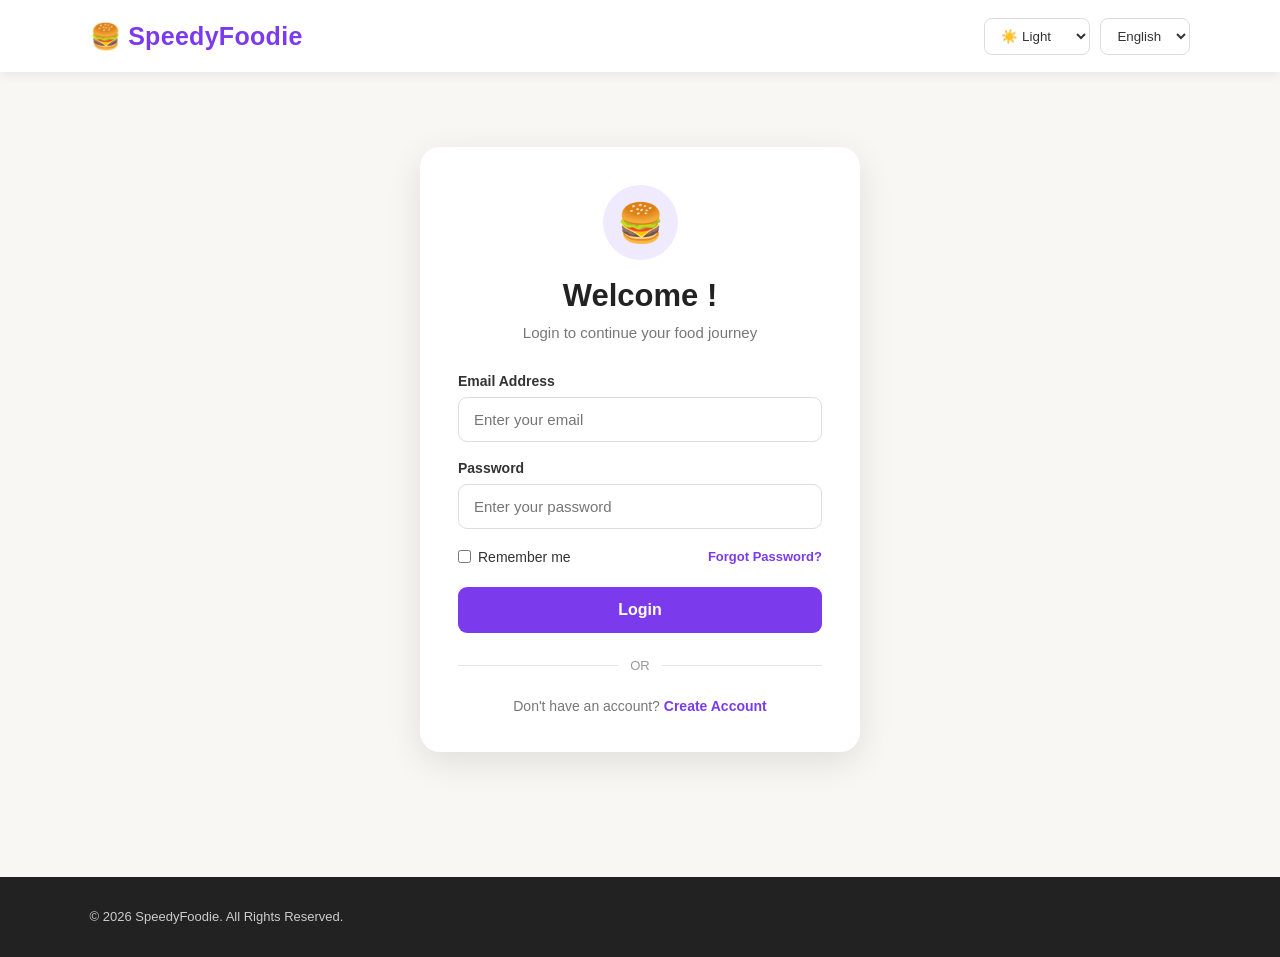
<file: cart.html>
<!DOCTYPE html>
<html lang="en">

<head>

    <meta charset="UTF-8">

    <meta name="viewport"
          content="width=device-width, initial-scale=1.0">

    <title>SpeedyFoodie - Cart</title>

    <link rel="stylesheet" href="style.css">

</head>

<body>

    <!-- =========================
         NAVIGATION BAR
    ========================== -->

    <nav class="navbar">

        <div class="logo">
            🍔 SpeedyFoodie
        </div>

        <div class="nav-links">

            <a href="index.html">
                Home
            </a>

            <a href="restaurants.html">
                Restaurants
            </a>

            <a href="cart.html">
                Cart 🛒
            </a>

            <a href="login.html">
                Login
            </a>

        </div>

    </nav>


    <!-- =========================
         CART HEADER
    ========================== -->

    <section class="cart-header">

        <p class="section-title">
            YOUR CART
        </p>

        <h1>
            Your Favourite Food
        </h1>

        <p>
            Review your items before placing your order.
        </p>

    </section>


    <!-- =========================
         CART SECTION
    ========================== -->

    <section class="cart-section">


        <!-- CART ITEMS -->

        <div class="cart-items">

            <h2>
                Your Items
            </h2>

            <div id="cartItems">

                <!-- Cart items will appear here using JavaScript -->

            </div>

        </div>


        <!-- ORDER SUMMARY -->

        <div class="order-summary">

            <h2>
                Order Summary
            </h2>

            <div class="summary-row">

                <span>
                    Subtotal
                </span>

                <span id="subtotal">
                    ₹0
                </span>

            </div>

            <div class="summary-row">

                <span>
                    Delivery Fee
                </span>

                <span id="deliveryFee">
                    ₹40
                </span>

            </div>

            <div class="summary-line"></div>

            <div class="summary-row total">

                <span>
                    Total
                </span>

                <span id="total">
                    ₹40
                </span>

            </div>

            <a href="checkout.html"
               class="checkout-button">
                Proceed to Checkout →
            </a>

            <a href="menu.html"
               class="continue-shopping">
                ← Continue Shopping
            </a>

        </div>

    </section>


    <!-- =========================
         FOOTER
    ========================== -->

    <footer>

        <div>

            <h3>
                🍔 SpeedyFoodie
            </h3>

            <p>
                Your favourite food, delivered to your doorstep.
            </p>

        </div>

        <p>
            © 2026 SpeedyFoodie. All Rights Reserved.
        </p>

    </footer>


    <script src="script.js"></script>

</body>

</html>
</file>
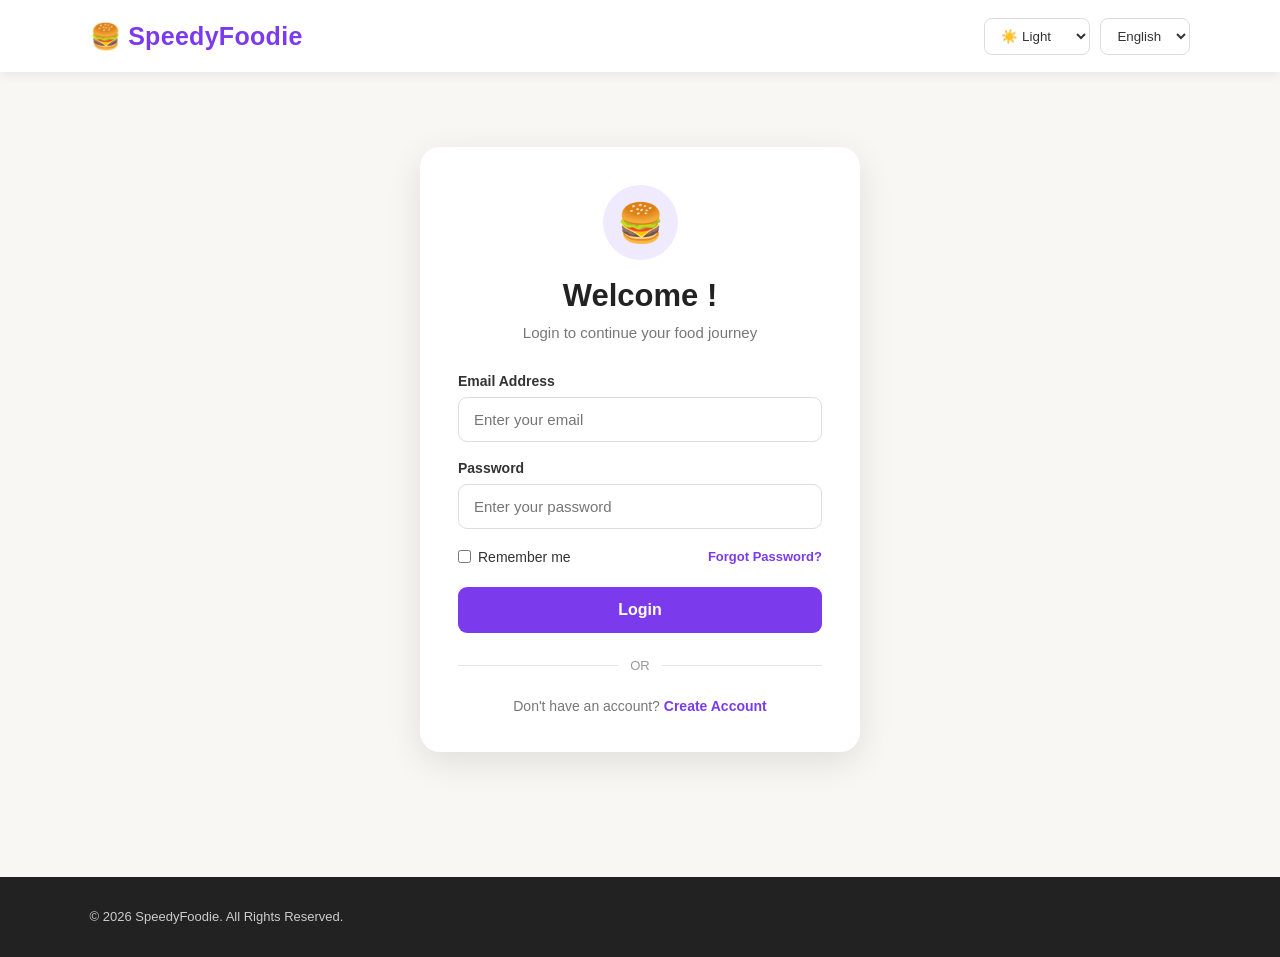
<file: checkout.html>
<!DOCTYPE html>
<html lang="en">

<head>
    <meta charset="UTF-8">
    <meta name="viewport" content="width=device-width, initial-scale=1.0">
    <title>SpeedyFoodie - Checkout</title>
    <link rel="stylesheet" href="style.css">
</head>

<body>

    <header class="navbar">
        <div class="logo">SpeedyFoodie</div>

        <nav>
            <a href="index.html">Home</a>
            <a href="restaurants.html">Restaurants</a>
            <a href="cart.html">Cart</a>
            <a href="checkout.html" class="active">Checkout</a>
            <a href="#" id="logoutBtn">Logout</a>
        </nav>
    </header>

    <main class="checkout-container">

        <h1>Checkout</h1>

        <div class="checkout-content">

            <section class="checkout-form">

                <h2>Delivery Details</h2>

                <form id="checkoutForm">

                    <div class="form-group">
                        <label for="fullName">Full Name</label>
                        <input
                            type="text"
                            id="fullName"
                            name="fullName"
                            placeholder="Enter your full name"
                            required
                        >
                    </div>

                    <div class="form-group">
                        <label for="phone">Phone Number</label>
                        <input
                            type="tel"
                            id="phone"
                            name="phone"
                            placeholder="Enter your phone number"
                            required
                        >
                    </div>

                    <div class="form-group">
                        <label for="address">Delivery Address</label>
                        <textarea
                            id="address"
                            name="address"
                            rows="4"
                            placeholder="Enter your complete delivery address"
                            required
                        ></textarea>
                    </div>

                    <div class="form-group">
                        <label for="city">City</label>
                        <input
                            type="text"
                            id="city"
                            name="city"
                            placeholder="Enter your city"
                            required
                        >
                    </div>

                    <div class="form-group">
                        <label for="pincode">Pincode</label>
                        <input
                            type="text"
                            id="pincode"
                            name="pincode"
                            placeholder="Enter pincode"
                            required
                        >
                    </div>

                    <h2>Delivery Schedule</h2>

                    <div class="form-group">
                        <label for="deliveryDate">Delivery Date</label>
                        <input
                            type="date"
                            id="deliveryDate"
                            name="deliveryDate"
                            required
                        >
                    </div>

                    <div class="form-group">
                        <label for="deliveryTime">Delivery Time</label>
                        <select id="deliveryTime" name="deliveryTime" required>
                            <option value="">Select delivery time</option>
                            <option value="10:00 AM - 11:00 AM">10:00 AM - 11:00 AM</option>
                            <option value="11:00 AM - 12:00 PM">11:00 AM - 12:00 PM</option>
                            <option value="12:00 PM - 1:00 PM">12:00 PM - 1:00 PM</option>
                            <option value="1:00 PM - 2:00 PM">1:00 PM - 2:00 PM</option>
                            <option value="2:00 PM - 3:00 PM">2:00 PM - 3:00 PM</option>
                            <option value="6:00 PM - 7:00 PM">6:00 PM - 7:00 PM</option>
                            <option value="7:00 PM - 8:00 PM">7:00 PM - 8:00 PM</option>
                            <option value="8:00 PM - 9:00 PM">8:00 PM - 9:00 PM</option>
                            <option value="9:00 PM - 10:00 PM">9:00 PM - 10:00 PM</option>
                        </select>
                    </div>

                    <h2>Payment Method</h2>

                    <div class="payment-options">

                        <label class="payment-option">
                            <input
                                type="radio"
                                name="paymentMethod"
                                value="Cash on Delivery"
                                required
                            >
                            <span>Cash on Delivery</span>
                        </label>

                        <label class="payment-option">
                            <input
                                type="radio"
                                name="paymentMethod"
                                value="UPI"
                            >
                            <span>UPI</span>
                        </label>

                        <label class="payment-option">
                            <input
                                type="radio"
                                name="paymentMethod"
                                value="Card"
                            >
                            <span>Credit / Debit Card</span>
                        </label>

                    </div>

                    <!-- QR CODE PAYMENT SECTION -->
                    <div
                        id="qrPaymentSection"
                        style="
                            display: none;
                            text-align: center;
                            margin-top: 20px;
                            padding: 20px;
                            border: 2px solid #ddd;
                            border-radius: 10px;
                            background: white;
                        "
                    >

                        <h3>Scan & Pay</h3>

                        <p id="qrPaymentText">
                            Scan the QR code using your UPI app to complete the payment.
                        </p>

                        <img
                            src="qr-code.jpeg"
                            alt="Payment QR Code"
                            style="
                                width: 220px;
                                height: 220px;
                                object-fit: contain;
                                display: block;
                                margin: 15px auto;
                            "
                        >

                        <p>
                            <strong>
                                After completing the payment, click "Payment Done".
                            </strong>
                        </p>

                        <button
                            type="button"
                            id="paymentDoneBtn"
                            style="
                                padding: 10px 20px;
                                border: none;
                                border-radius: 6px;
                                cursor: pointer;
                            "
                        >
                            Payment Done
                        </button>

                    </div>

                    <button type="submit" class="place-order-btn">
                        Place Order
                    </button>

                </form>

            </section>

            <section class="order-summary">

                <h2>Order Summary</h2>

                <div id="checkoutItems">
                    <!-- Cart items will be displayed here using JavaScript -->
                </div>

                <div class="summary-details">

                    <div class="summary-row">
                        <span>Subtotal</span>
                        <span id="checkoutSubtotal">₹0</span>
                    </div>

                    <div class="summary-row">
                        <span>Delivery Fee</span>
                        <span id="checkoutDelivery">₹40</span>
                    </div>

                    <div class="summary-row">
                        <span>Tax</span>
                        <span id="checkoutTax">₹0</span>
                    </div>

                    <div class="summary-row total-row">
                        <span>Total</span>
                        <span id="checkoutTotal">₹0</span>
                    </div>

                </div>

            </section>

        </div>

    </main>

    <footer>
        <p>&copy; 2026 SpeedyFoodie. All rights reserved.</p>
    </footer>

    <script src="script.js"></script>

    <!-- PAYMENT QR SCRIPT -->
    <script>
        document.addEventListener("DOMContentLoaded", function () {

            const paymentMethods = document.querySelectorAll(
                'input[name="paymentMethod"]'
            );

            const qrPaymentSection = document.getElementById(
                "qrPaymentSection"
            );

            const qrPaymentText = document.getElementById(
                "qrPaymentText"
            );

            const paymentDoneBtn = document.getElementById(
                "paymentDoneBtn"
            );

            paymentMethods.forEach(function (method) {

                method.addEventListener("change", function () {

                    if (this.value === "Cash on Delivery") {

                        qrPaymentSection.style.display = "none";

                    } else {

                        qrPaymentSection.style.display = "block";

                        if (this.value === "UPI") {

                            qrPaymentText.textContent =
                                "Scan the QR code using Google Pay, PhonePe, Paytm or any UPI app to complete the payment.";

                        } else if (this.value === "Card") {

                            qrPaymentText.textContent =
                                "Scan the QR code to continue with your online payment.";

                        }

                    }

                });

            });

            paymentDoneBtn.addEventListener("click", function () {

                alert("Payment completed successfully!");

            });

        });
    </script>

</body>
</html>
</file>
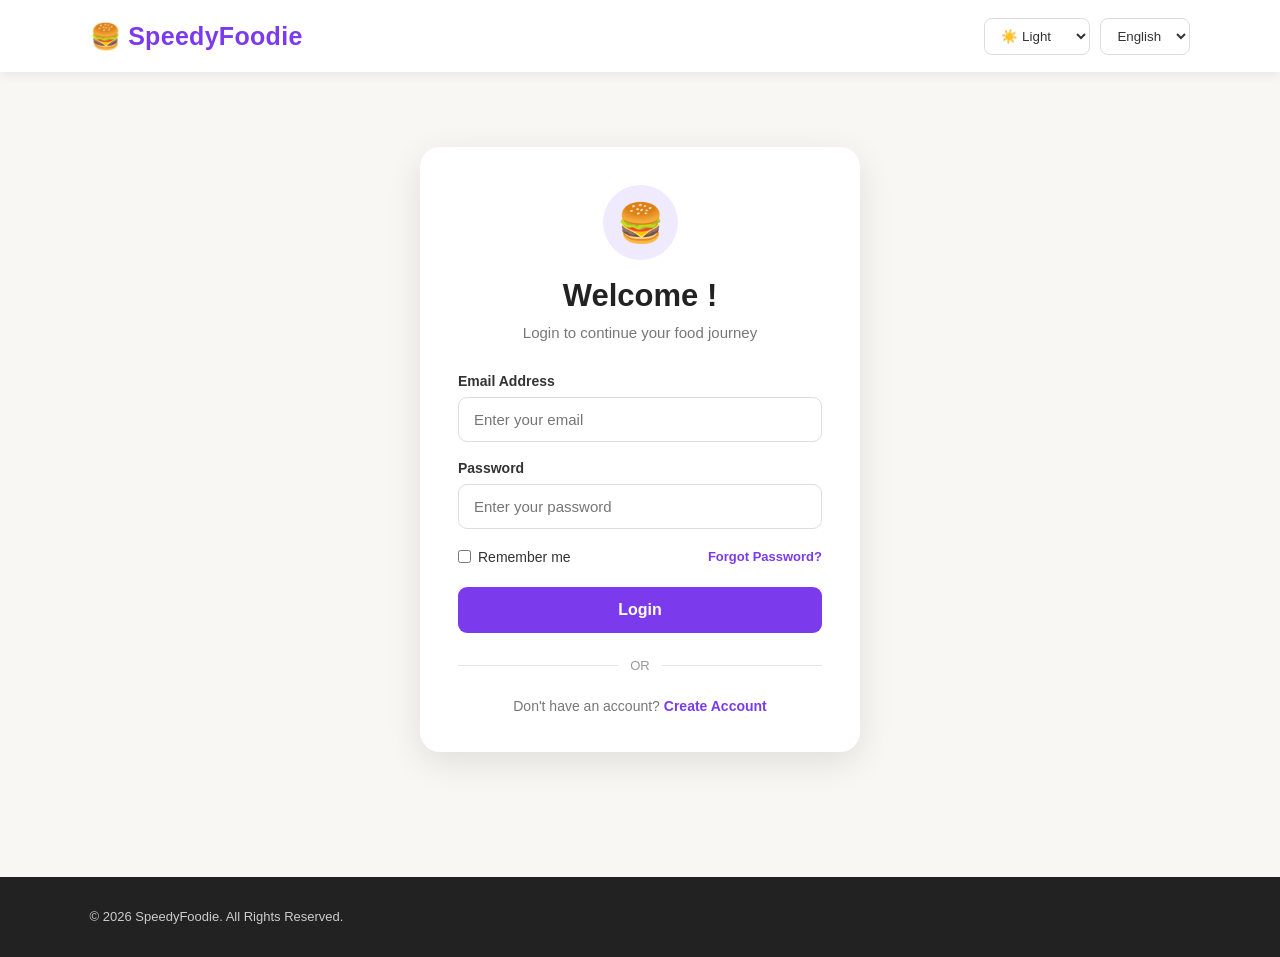
<file: login.html>
<!DOCTYPE html>
<html lang="en">

<head>
    <meta charset="UTF-8">
    <meta name="viewport" content="width=device-width, initial-scale=1.0">
    <title>SpeedyFoodie - Login</title>
    <link rel="stylesheet" href="style.css">
</head>

<body>

    <!-- Navigation Bar -->
    <nav class="navbar">
        <div class="logo">🍔 SpeedyFoodie</div>

        <div class="settings">
            <select id="themeSelector">
                <option value="light">☀️ Light</option>
                <option value="dark">🌙 Dark</option>
                <option value="purple">💜 Purple</option>
            </select>

            <select id="languageSelector">
                <option value="en">English</option>
                <option value="te">తెలుగు</option>
                <option value="hi">हिन्दी</option>
            </select>
        </div>
    </nav>

    <!-- Login Section -->
    <section class="login-section">

        <div class="login-card">

            <div class="login-icon">🍔</div>

            <h1 id="loginTitle">Welcome!</h1>

            <p class="subtitle" id="loginSubtitle">
                Login to continue your food journey
            </p>

            <form id="loginForm">

                <label for="email" id="loginEmailLabel">
                    Email Address
                </label>

                <input
                    type="email"
                    id="email"
                    placeholder="Enter your email"
                    required
                >

                <label for="password" id="loginPasswordLabel">
                    Password
                </label>

                <input
                    type="password"
                    id="password"
                    placeholder="Enter your password"
                    required
                >

                <div class="login-options">

                    <label class="remember">
                        <input type="checkbox">
                        <span id="rememberText">
                            Remember me
                        </span>
                    </label>

                    <a href="#" id="forgotText">
                        Forgot Password?
                    </a>

                </div>

                <button
                    type="submit"
                    class="login-button"
                    id="loginButton"
                >
                    Login
                </button>

            </form>

            <div class="divider">
                <span>OR</span>
            </div>

            <p class="register-text">

                <span id="newAccountText">
                    Don't have an account?
                </span>

                <a
                    href="register.html"
                    id="createAccountLink"
                >
                    Create Account
                </a>

            </p>

        </div>

    </section>

    <footer>
        <p>
            © 2026 SpeedyFoodie. All Rights Reserved.
        </p>
    </footer>

    <script src="script.js"></script>

</body>

</html>
</file>
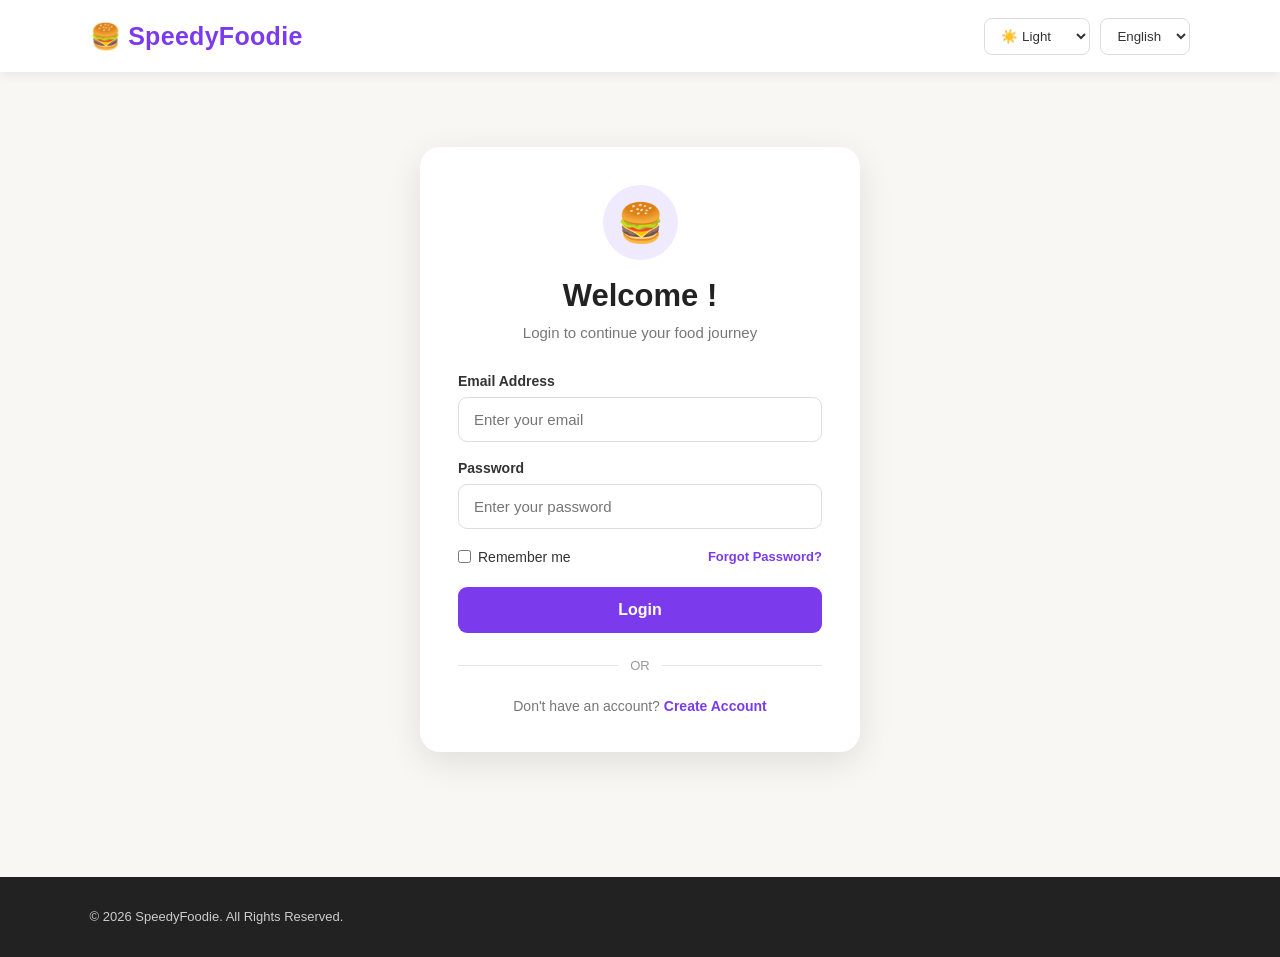
<file: menu.html>
<!DOCTYPE html>
<html lang="en">

<head>

    <meta charset="UTF-8">

    <meta name="viewport"
          content="width=device-width, initial-scale=1.0">

    <title>SpeedyFoodie - Menu</title>

    <link rel="stylesheet" href="style.css">

</head>

<body>

    <!-- =========================
         NAVIGATION BAR
    ========================== -->

    <nav class="navbar">

        <div class="logo">
            🍔 SpeedyFoodie
        </div>

        <div class="nav-links">

            <a href="index.html">
                Home
            </a>

            <a href="restaurants.html">
                Restaurants
            </a>

            <a href="cart.html">
                Cart 🛒
            </a>

            <a href="login.html">
                Login
            </a>

        </div>

    </nav>


    <!-- =========================
         MENU HEADER
    ========================== -->

    <section class="menu-header">

        <p class="section-title">
            OUR MENU
        </p>

        <h1>
            Delicious Food, Just For You
        </h1>

        <p>
            Choose your favourite dishes and add them to your cart.
        </p>

    </section>


    <!-- =========================
         MENU FILTER
    ========================== -->

    <section class="menu-filter">

        <button class="filter-button active"
                data-category="all">
            All
        </button>

        <button class="filter-button"
                data-category="pizza">
            🍕 Pizza
        </button>

        <button class="filter-button"
                data-category="burger">
            🍔 Burgers
        </button>

        <button class="filter-button"
                data-category="indian">
            🍛 Indian
        </button>

        <button class="filter-button"
                data-category="chinese">
            🍜 Chinese
        </button>

        <button class="filter-button"
                data-category="dessert">
            🍰 Desserts
        </button>

    </section>


    <!-- =========================
         MENU ITEMS
    ========================== -->

    <section class="menu-container">


        <!-- ================= ITEM 1 ================= -->

        <div class="menu-card"
             data-category="pizza">

            <div class="menu-image">
                🍕
            </div>

            <div class="menu-info">

                <h2>
                    Margherita Pizza
                </h2>

                <p>
                    Classic pizza with fresh tomatoes, mozzarella and basil.
                </p>

                <div class="menu-bottom">

                    <span class="price">
                        ₹249
                    </span>

                    <button class="add-cart-button"
                            onclick="addToCart('Margherita Pizza', 249)">
                        Add to Cart
                    </button>

                </div>

            </div>

        </div>


        <!-- ================= ITEM 2 ================= -->

        <div class="menu-card"
             data-category="burger">

            <div class="menu-image">
                🍔
            </div>

            <div class="menu-info">

                <h2>
                    Classic Chicken Burger
                </h2>

                <p>
                    Crispy chicken patty with lettuce, cheese and special sauce.
                </p>

                <div class="menu-bottom">

                    <span class="price">
                        ₹199
                    </span>

                    <button class="add-cart-button"
                            onclick="addToCart('Classic Chicken Burger', 199)">
                        Add to Cart
                    </button>

                </div>

            </div>

        </div>


        <!-- ================= ITEM 3 ================= -->

        <div class="menu-card"
             data-category="indian">

            <div class="menu-image">
                🍛
            </div>

            <div class="menu-info">

                <h2>
                    Chicken Biryani
                </h2>

                <p>
                    Aromatic basmati rice cooked with tender chicken and Indian spices.
                </p>

                <div class="menu-bottom">

                    <span class="price">
                        ₹299
                    </span>

                    <button class="add-cart-button"
                            onclick="addToCart('Chicken Biryani', 299)">
                        Add to Cart
                    </button>

                </div>

            </div>

        </div>


        <!-- ================= ITEM 4 ================= -->

        <div class="menu-card"
             data-category="chinese">

            <div class="menu-image">
                🍜
            </div>

            <div class="menu-info">

                <h2>
                    Veg Hakka Noodles
                </h2>

                <p>
                    Stir-fried noodles with fresh vegetables and delicious sauces.
                </p>

                <div class="menu-bottom">

                    <span class="price">
                        ₹179
                    </span>

                    <button class="add-cart-button"
                            onclick="addToCart('Veg Hakka Noodles', 179)">
                        Add to Cart
                    </button>

                </div>

            </div>

        </div>


        <!-- ================= ITEM 5 ================= -->

        <div class="menu-card"
             data-category="indian">

            <div class="menu-image">
                🍗
            </div>

            <div class="menu-info">

                <h2>
                    Grilled Chicken
                </h2>

                <p>
                    Juicy grilled chicken seasoned with herbs and special spices.
                </p>

                <div class="menu-bottom">

                    <span class="price">
                        ₹279
                    </span>

                    <button class="add-cart-button"
                            onclick="addToCart('Grilled Chicken', 279)">
                        Add to Cart
                    </button>

                </div>

            </div>

        </div>


        <!-- ================= ITEM 6 ================= -->

        <div class="menu-card"
             data-category="dessert">

            <div class="menu-image">
                🍰
            </div>

            <div class="menu-info">

                <h2>
                    Chocolate Cake
                </h2>

                <p>
                    Soft and creamy chocolate cake perfect for dessert lovers.
                </p>

                <div class="menu-bottom">

                    <span class="price">
                        ₹149
                    </span>

                    <button class="add-cart-button"
                            onclick="addToCart('Chocolate Cake', 149)">
                        Add to Cart
                    </button>

                </div>

            </div>

        </div>

    </section>


    <!-- =========================
         FOOTER
    ========================== -->

    <footer>

        <div>

            <h3>
                🍔 SpeedyFoodie
            </h3>

            <p>
                Your favourite food, delivered to your doorstep.
            </p>

        </div>

        <p>
            © 2026 SpeedyFoodie. All Rights Reserved.
        </p>

    </footer>


    <script src="script.js"></script>

</body>

</html>
</file>
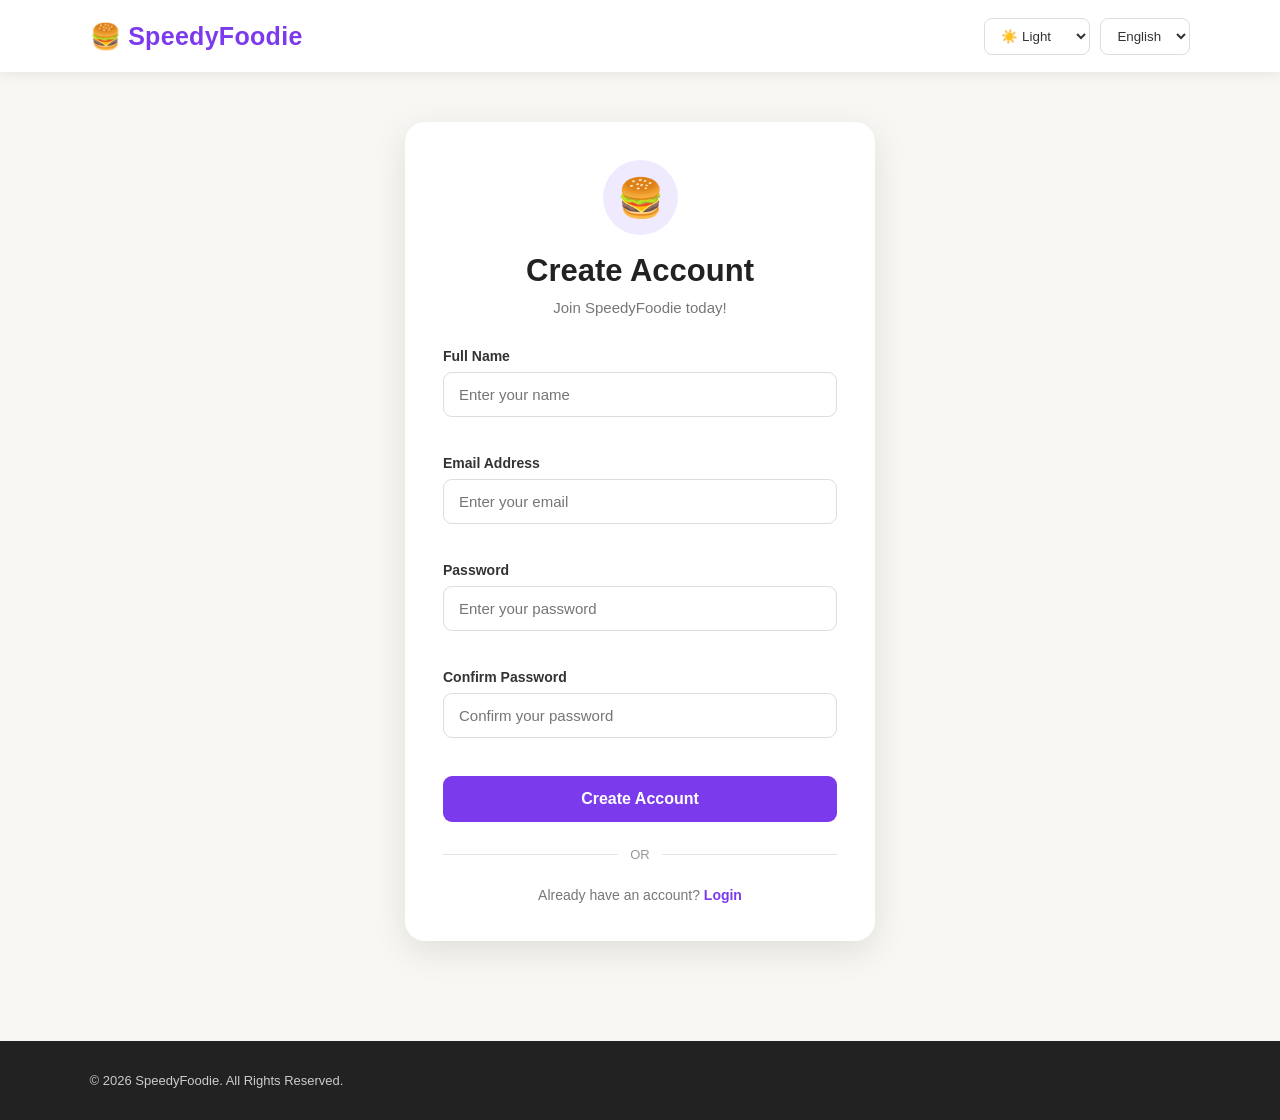
<file: register.html>
<!DOCTYPE html>
<html lang="en">

<head>

    <meta charset="UTF-8">

    <meta name="viewport" 
          content="width=device-width, initial-scale=1.0">

    <title>SpeedyFoodie - Create Account</title>

    <link rel="stylesheet" href="style.css">

</head>

<body>

    <!-- Navbar -->

    <nav class="navbar">

        <div class="logo">
            🍔 SpeedyFoodie
        </div>

        <div class="settings">

            <select id="themeSelector">

                <option value="light">
                    ☀️ Light
                </option>

                <option value="dark">
                    🌙 Dark
                </option>

                <option value="purple">
                    💜 Purple
                </option>

            </select>

            <select id="languageSelector">

                <option value="en">
                    English
                </option>

                <option value="te">
                    తెలుగు
                </option>

                <option value="hi">
                    हिन्दी
                </option>

            </select>

        </div>

    </nav>

    <!-- Register -->

    <section class="login-section">

        <div class="login-card register-card">

            <div class="login-icon">
                🍔
            </div>

            <h1 id="registerTitle">
                Create Account
            </h1>

            <p class="subtitle" id="registerSubtitle">
                Join SpeedyFoodie today!
            </p>

            <form id="registerForm">

                <div class="form-group">

                    <label for="name" id="nameLabel">
                        Full Name
                    </label>

                    <input
                        type="text"
                        id="name"
                        placeholder="Enter your name"
                        required
                    >

                </div>

                <div class="form-group">

                    <label for="registerEmail" id="emailLabel">
                        Email Address
                    </label>

                    <input
                        type="email"
                        id="registerEmail"
                        placeholder="Enter your email"
                        required
                    >

                </div>

                <div class="form-group">

                    <label for="registerPassword" id="passwordLabel">
                        Password
                    </label>

                    <input
                        type="password"
                        id="registerPassword"
                        placeholder="Create a password"
                        required
                    >

                </div>

                <div class="form-group">

                    <label for="confirmPassword" id="confirmLabel">
                        Confirm Password
                    </label>

                    <input
                        type="password"
                        id="confirmPassword"
                        placeholder="Confirm your password"
                        required
                    >

                </div>

                <button
                    type="submit"
                    class="login-button"
                    id="createButton"
                >
                    Create Account
                </button>

            </form>

            <div class="divider">

                <span>
                    OR
                </span>

            </div>

            <p class="register-text">

                <span id="alreadyText">
                    Already have an account?
                </span>

                <a href="login.html" id="loginLink">
                    Login
                </a>

            </p>

        </div>

    </section>

    <footer>

        <p>
            © 2026 SpeedyFoodie. All Rights Reserved.
        </p>

    </footer>

    <script src="script.js"></script>

</body>

</html>
</file>
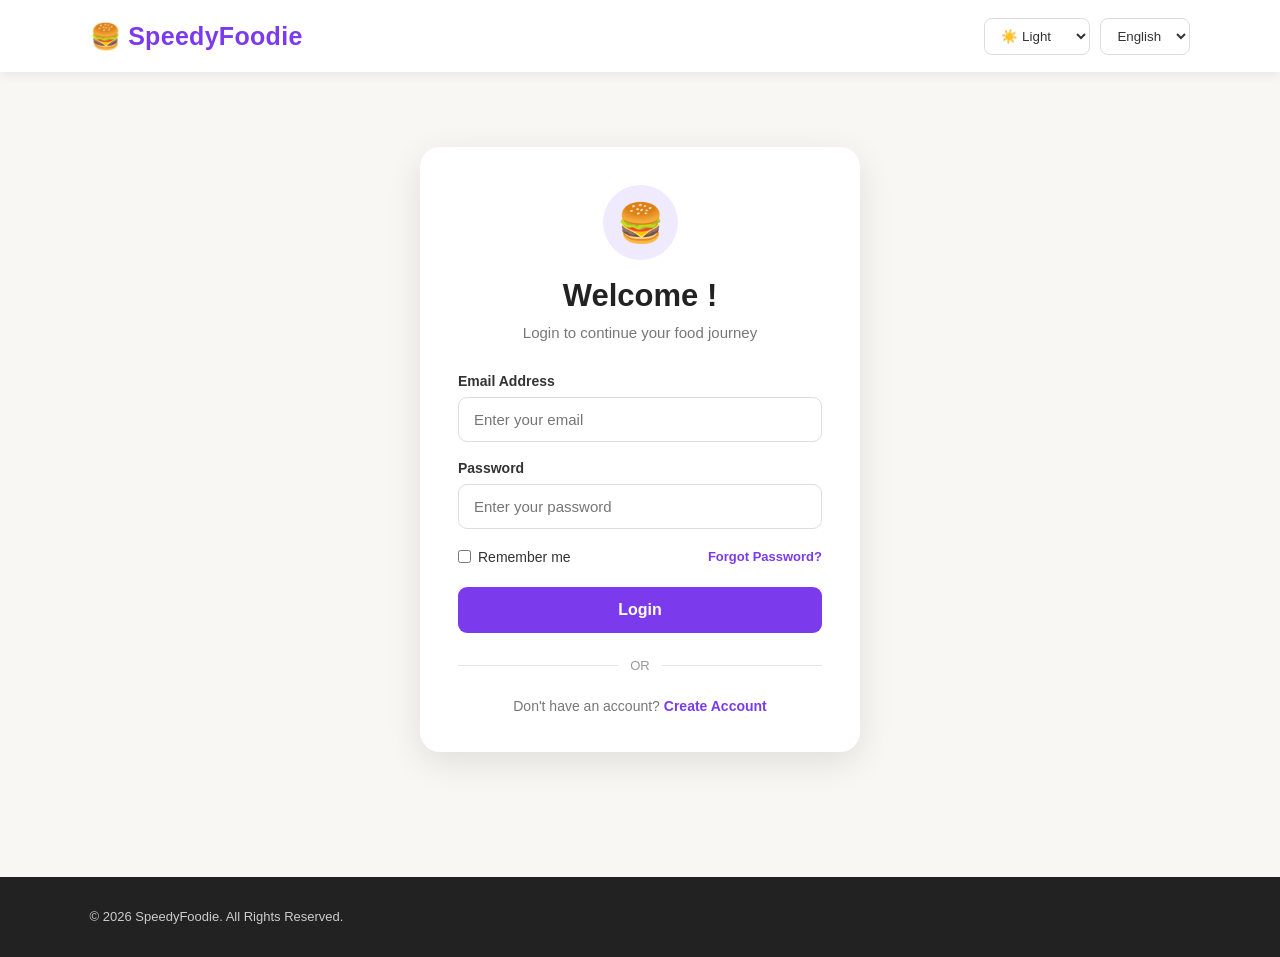
<file: restaurants.html>
<!DOCTYPE html>
<html lang="en">

<head>

    <meta charset="UTF-8">

    <meta name="viewport"
          content="width=device-width, initial-scale=1.0">

    <title>SpeedyFoodie - Restaurants</title>

    <link rel="stylesheet" href="style.css">

</head>

<body>

    <!-- =========================
         NAVIGATION BAR
    ========================== -->

    <nav class="navbar">

        <div class="logo">
            🍔 SpeedyFoodie
        </div>

        <div class="nav-links">

            <a href="index.html">
                Home
            </a>

            <a href="restaurants.html">
                Restaurants
            </a>

            <a href="cart.html">
                Cart 🛒
            </a>

            <a href="login.html">
                Login
            </a>

        </div>

    </nav>


    <!-- =========================
         RESTAURANTS HEADER
    ========================== -->

    <section class="restaurants-header">

        <p class="section-title">
            DISCOVER
        </p>

        <h1>
            Find Your Favourite Restaurant
        </h1>

        <p>
            Explore delicious food from the best restaurants around you.
        </p>

    </section>


    <!-- =========================
         SEARCH BAR
    ========================== -->

    <section class="restaurant-search">

        <input
            type="text"
            id="restaurantSearch"
            placeholder="Search restaurants..."
        >

        <button onclick="searchRestaurants()">
            🔍 Search
        </button>

    </section>


    <!-- =========================
         RESTAURANT LIST
    ========================== -->

    <section class="restaurant-list">


        <!-- RESTAURANT 1 -->

        <div class="restaurant-card">

            <div class="restaurant-image">
                🍕
            </div>

            <div class="restaurant-info">

                <h2>
                    Pizza Palace
                </h2>

                <p class="restaurant-type">
                    🍕 Italian • Pizza
                </p>

                <p>
                    Delicious cheesy pizzas made with fresh ingredients.
                </p>

                <div class="restaurant-details">

                    <span>
                        ⭐ 4.5
                    </span>

                    <span>
                        🕒 25-30 min
                    </span>

                </div>

                <a href="menu.html"
                   class="view-menu-button">
                    View Menu →
                </a>

            </div>

        </div>


        <!-- RESTAURANT 2 -->

        <div class="restaurant-card">

            <div class="restaurant-image">
                🍔
            </div>

            <div class="restaurant-info">

                <h2>
                    Burger Hub
                </h2>

                <p class="restaurant-type">
                    🍔 American • Burgers
                </p>

                <p>
                    Juicy burgers, crispy fries and tasty combos.
                </p>

                <div class="restaurant-details">

                    <span>
                        ⭐ 4.6
                    </span>

                    <span>
                        🕒 20-25 min
                    </span>

                </div>

                <a href="menu.html"
                   class="view-menu-button">
                    View Menu →
                </a>

            </div>

        </div>


        <!-- RESTAURANT 3 -->

        <div class="restaurant-card">

            <div class="restaurant-image">
                🍛
            </div>

            <div class="restaurant-info">

                <h2>
                    Spice Garden
                </h2>

                <p class="restaurant-type">
                    🍛 Indian • Biryani
                </p>

                <p>
                    Authentic Indian dishes packed with rich flavours.
                </p>

                <div class="restaurant-details">

                    <span>
                        ⭐ 4.7
                    </span>

                    <span>
                        🕒 30-35 min
                    </span>

                </div>

                <a href="menu.html"
                   class="view-menu-button">
                    View Menu →
                </a>

            </div>

        </div>


        <!-- RESTAURANT 4 -->

        <div class="restaurant-card">

            <div class="restaurant-image">
                🍜
            </div>

            <div class="restaurant-info">

                <h2>
                    Dragon Bowl
                </h2>

                <p class="restaurant-type">
                    🍜 Chinese • Noodles
                </p>

                <p>
                    Hot noodles, fried rice and delicious Chinese dishes.
                </p>

                <div class="restaurant-details">

                    <span>
                        ⭐ 4.4
                    </span>

                    <span>
                        🕒 25-30 min
                    </span>

                </div>

                <a href="menu.html"
                   class="view-menu-button">
                    View Menu →
                </a>

            </div>

        </div>


        <!-- RESTAURANT 5 -->

        <div class="restaurant-card">

            <div class="restaurant-image">
                🍰
            </div>

            <div class="restaurant-info">

                <h2>
                    Sweet Treats
                </h2>

                <p class="restaurant-type">
                    🍰 Desserts • Bakery
                </p>

                <p>
                    Cakes, pastries and delicious sweet treats.
                </p>

                <div class="restaurant-details">

                    <span>
                        ⭐ 4.8
                    </span>

                    <span>
                        🕒 15-20 min
                    </span>

                </div>

                <a href="menu.html"
                   class="view-menu-button">
                    View Menu →
                </a>

            </div>

        </div>


        <!-- RESTAURANT 6 -->

        <div class="restaurant-card">

            <div class="restaurant-image">
                🍗
            </div>

            <div class="restaurant-info">

                <h2>
                    Grill House
                </h2>

                <p class="restaurant-type">
                    🍗 Grill • Fast Food
                </p>

                <p>
                    Delicious grilled dishes and crispy chicken.
                </p>

                <div class="restaurant-details">

                    <span>
                        ⭐ 4.5
                    </span>

                    <span>
                        🕒 25-30 min
                    </span>

                </div>

                <a href="menu.html"
                   class="view-menu-button">
                    View Menu →
                </a>

            </div>

        </div>

    </section>


    <!-- =========================
         FOOTER
    ========================== -->

    <footer>

        <div>

            <h3>
                🍔 SpeedyFoodie
            </h3>

            <p>
                Your favourite food, delivered to your doorstep.
            </p>

        </div>

        <p>
            © 2026 SpeedyFoodie. All Rights Reserved.
        </p>

    </footer>


    <script src="script.js"></script>

</body>

</html>
</file>
<file: style.css>
/* ==================================================
   SPEEDYFOODIE - MAIN STYLE SHEET
   ================================================== */

/* =========================
   GLOBAL STYLES
========================= */

* {
    margin: 0;
    padding: 0;
    box-sizing: border-box;
}

html {
    scroll-behavior: smooth;
}

body {
    font-family: Arial, Helvetica, sans-serif;
    background: #f8f7f4;
    color: #333;
    min-height: 100vh;
    transition: background 0.3s ease, color 0.3s ease;
}

a {
    text-decoration: none;
    color: inherit;
}

button,
input,
select,
textarea {
    font-family: inherit;
}

button {
    cursor: pointer;
}

/* =========================
   NAVIGATION BAR
========================= */

.navbar {
    width: 100%;
    min-height: 72px;
    padding: 15px 7%;
    display: flex;
    justify-content: space-between;
    align-items: center;
    background: #ffffff;
    color: #333;
    box-shadow: 0 2px 12px rgba(0, 0, 0, 0.08);
    position: relative;
    z-index: 100;
    transition: background 0.3s ease, box-shadow 0.3s ease;
}

.logo {
    font-size: 25px;
    font-weight: 800;
    color: #7c3aed;
    letter-spacing: 0.3px;
}

.nav-links {
    display: flex;
    align-items: center;
    gap: 28px;
}

.nav-links a {
    font-size: 15px;
    font-weight: 600;
    color: #333;
    transition: color 0.3s ease;
}

.nav-links a:hover {
    color: #7c3aed;
}

.navbar nav {
    display: flex;
    align-items: center;
    gap: 25px;
}

.navbar nav a {
    color: #333;
    text-decoration: none;
    font-size: 16px;
    font-weight: 500;
    transition: color 0.3s ease;
}

.navbar nav a:hover,
.navbar nav a.active {
    color: #7c3aed;
}

.settings {
    display: flex;
    align-items: center;
    gap: 10px;
}

.settings select {
    padding: 9px 12px;
    border: 1px solid #ddd;
    border-radius: 8px;
    background: #ffffff;
    color: #333;
    outline: none;
    cursor: pointer;
}

/* =========================
   LOGIN / REGISTER SECTION
========================= */

.login-section {
    min-height: calc(100vh - 145px);
    display: flex;
    justify-content: center;
    align-items: center;
    padding: 50px 20px;
}

.login-card {
    width: 100%;
    max-width: 440px;
    padding: 38px;
    background: #ffffff;
    border-radius: 20px;
    box-shadow: 0 10px 35px rgba(0, 0, 0, 0.10);
    text-align: center;
    transition: background 0.3s ease, box-shadow 0.3s ease;
}

.register-card {
    max-width: 470px;
}

.login-icon {
    width: 75px;
    height: 75px;
    margin: 0 auto 18px;
    display: flex;
    justify-content: center;
    align-items: center;
    background: #f0eaff;
    border-radius: 50%;
    font-size: 38px;
}

.login-card h1 {
    margin-bottom: 8px;
    font-size: 31px;
    color: #222;
}

.subtitle {
    margin-bottom: 28px;
    color: #777;
    font-size: 15px;
    line-height: 1.5;
}

.login-card form {
    text-align: left;
}

.login-card label {
    display: block;
    margin-bottom: 8px;
    font-size: 14px;
    font-weight: 600;
    color: #333;
}

.login-card input[type="email"],
.login-card input[type="password"],
.login-card input[type="text"] {
    width: 100%;
    padding: 13px 15px;
    margin-bottom: 18px;
    border: 1px solid #ddd;
    border-radius: 9px;
    background: #ffffff;
    color: #333;
    font-size: 15px;
    outline: none;
    transition: border 0.3s ease, box-shadow 0.3s ease, background 0.3s ease;
}

.login-card input:focus {
    border-color: #7c3aed;
    box-shadow: 0 0 0 3px rgba(124, 58, 237, 0.12);
}

.login-options {
    display: flex;
    justify-content: space-between;
    align-items: center;
    margin: 2px 0 22px;
    font-size: 13px;
}

.remember {
    display: flex !important;
    align-items: center;
    gap: 7px;
    margin: 0 !important;
    font-weight: 400 !important;
}

.remember input {
    width: auto !important;
    margin: 0 !important;
}

#forgotText {
    color: #7c3aed;
    font-weight: 600;
}

.login-button {
    width: 100%;
    padding: 14px;
    border: none;
    border-radius: 9px;
    background: #7c3aed;
    color: #ffffff;
    font-size: 16px;
    font-weight: 700;
    transition: transform 0.2s ease, background 0.3s ease, box-shadow 0.3s ease;
}

.login-button:hover {
    background: #6d28d9;
    transform: translateY(-1px);
    box-shadow: 0 7px 18px rgba(124, 58, 237, 0.25);
}

.divider {
    display: flex;
    align-items: center;
    gap: 12px;
    margin: 25px 0;
    color: #999;
    font-size: 13px;
}

.divider::before,
.divider::after {
    content: "";
    flex: 1;
    height: 1px;
    background: #e5e5e5;
}

.register-text {
    font-size: 14px;
    color: #777;
}

.register-text a {
    color: #7c3aed;
    font-weight: 700;
}

.register-text a:hover {
    text-decoration: underline;
}

.form-group {
    margin-bottom: 20px;
}

/* =========================
   HERO SECTION
========================= */

.hero {
    min-height: 560px;
    padding: 70px 8%;
    display: flex;
    justify-content: space-between;
    align-items: center;
    gap: 50px;
    background: linear-gradient(135deg, #faf7ff, #eee6ff);
}

.hero-content {
    max-width: 620px;
}

.welcome-text,
.section-title {
    margin-bottom: 12px;
    color: #7c3aed;
    font-size: 13px;
    font-weight: 800;
    letter-spacing: 2px;
}

.hero h1 {
    margin-bottom: 22px;
    color: #222;
    font-size: clamp(42px, 6vw, 70px);
    line-height: 1.05;
}

.hero h1 span {
    color: #7c3aed;
}

.hero-description {
    max-width: 560px;
    margin-bottom: 30px;
    color: #666;
    font-size: 17px;
    line-height: 1.7;
}

.hero-button {
    display: inline-block;
    padding: 14px 25px;
    border-radius: 9px;
    background: #7c3aed;
    color: #ffffff;
    font-weight: 700;
    transition: transform 0.2s ease, background 0.3s ease;
}

.hero-button:hover {
    background: #6d28d9;
    transform: translateY(-2px);
}

.hero-food {
    display: flex;
    justify-content: center;
    align-items: center;
    min-width: 330px;
}

.food-circle {
    width: 290px;
    height: 290px;
    display: flex;
    justify-content: center;
    align-items: center;
    background: #ffffff;
    border-radius: 50%;
    font-size: 145px;
    box-shadow: 0 18px 45px rgba(0, 0, 0, 0.12);
}

/* =========================
   CATEGORIES
========================= */

.categories {
    padding: 75px 7%;
    text-align: center;
    background: #ffffff;
}

.categories h2,
.smart-suggestions h2,
.why-foodie h2 {
    margin-bottom: 35px;
    color: #222;
    font-size: 34px;
}

.category-container {
    display: grid;
    grid-template-columns: repeat(5, 1fr);
    gap: 20px;
}

.category-card {
    padding: 28px 15px;
    border: 1px solid #eee;
    border-radius: 16px;
    background: #faf9ff;
    cursor: pointer;
    transition: transform 0.25s ease, box-shadow 0.25s ease, border 0.25s ease;
}

.category-card:hover {
    transform: translateY(-6px);
    border-color: #c4b5fd;
    box-shadow: 0 10px 25px rgba(0, 0, 0, 0.08);
}

.category-icon {
    margin-bottom: 14px;
    font-size: 48px;
}

.category-card h3 {
    margin-bottom: 7px;
    color: #333;
    font-size: 19px;
}

.category-card p {
    color: #777;
    font-size: 13px;
}

/* =========================
   SMART SUGGESTIONS
========================= */

.smart-suggestions {
    padding: 75px 7%;
    text-align: center;
    background: #f8f7ff;
}

.smart-suggestions > p:not(.section-title) {
    margin-bottom: 25px;
    color: #777;
}

.suggestion-container {
    max-width: 1100px;
    margin: 0 auto;
    display: grid;
    grid-template-columns: repeat(3, 1fr);
    gap: 20px;
}

.suggestion-card {
    padding: 25px;
    border-radius: 16px;
    background: #ffffff;
    text-align: left;
    box-shadow: 0 7px 25px rgba(0, 0, 0, 0.07);
}

.suggestion-card h3 {
    margin: 10px 0 7px;
    color: #333;
}

.suggestion-card p {
    color: #777;
    font-size: 14px;
    line-height: 1.5;
}

/* =========================
   WHY SPEEDYFOODIE
========================= */

.why-foodie {
    padding: 75px 7%;
    text-align: center;
    background: #ffffff;
}

.features {
    max-width: 1100px;
    margin: 0 auto;
    display: grid;
    grid-template-columns: repeat(3, 1fr);
    gap: 25px;
}

.feature-card {
    padding: 30px;
    border: 1px solid #eee;
    border-radius: 16px;
    background: #faf9ff;
    transition: transform 0.25s ease, box-shadow 0.25s ease;
}

.feature-card:hover {
    transform: translateY(-5px);
    box-shadow: 0 10px 25px rgba(0, 0, 0, 0.08);
}

.feature-icon {
    margin-bottom: 15px;
    font-size: 45px;
}

.feature-card h3 {
    margin-bottom: 10px;
    color: #333;
}

.feature-card p {
    color: #777;
    line-height: 1.5;
}

/* =========================
   RESTAURANTS HEADER
========================= */

.restaurants-header,
.menu-header,
.cart-header {
    padding: 65px 7% 35px;
    text-align: center;
}

.restaurants-header h1,
.menu-header h1,
.cart-header h1 {
    margin-bottom: 13px;
    color: #222;
    font-size: 40px;
}

.restaurants-header > p:last-child,
.menu-header > p:last-child,
.cart-header > p:last-child {
    color: #777;
    font-size: 16px;
}

/* =========================
   RESTAURANT SEARCH
========================= */

.restaurant-search {
    max-width: 800px;
    margin: 10px auto 40px;
    padding: 0 20px;
    display: flex;
    gap: 10px;
}

.restaurant-search input {
    flex: 1;
    padding: 14px 16px;
    border: 1px solid #ddd;
    border-radius: 9px;
    background: #ffffff;
    color: #333;
    outline: none;
    font-size: 15px;
}

.restaurant-search input:focus {
    border-color: #7c3aed;
}

.restaurant-search button {
    padding: 14px 22px;
    border: none;
    border-radius: 9px;
    background: #7c3aed;
    color: #ffffff;
    font-weight: 700;
}

.restaurant-search button:hover {
    background: #6d28d9;
}

/* =========================
   RESTAURANT LIST
========================= */

.restaurant-list {
    max-width: 1150px;
    margin: 0 auto;
    padding: 10px 25px 75px;
    display: grid;
    grid-template-columns: repeat(2, 1fr);
    gap: 25px;
}

.restaurant-card {
    display: flex;
    overflow: hidden;
    border: 1px solid #eee;
    border-radius: 17px;
    background: #ffffff;
    box-shadow: 0 6px 22px rgba(0, 0, 0, 0.06);
    transition: transform 0.25s ease, box-shadow 0.25s ease;
}

.restaurant-card:hover {
    transform: translateY(-4px);
    box-shadow: 0 12px 30px rgba(0, 0, 0, 0.09);
}

.restaurant-image {
    min-width: 155px;
    display: flex;
    justify-content: center;
    align-items: center;
    background: #f0eaff;
    font-size: 65px;
}

.restaurant-info {
    padding: 23px;
}

.restaurant-info h2 {
    margin-bottom: 8px;
    color: #333;
    font-size: 22px;
}

.restaurant-type {
    margin-bottom: 10px;
    color: #7c3aed !important;
    font-weight: 600;
    font-size: 14px;
}

.restaurant-info > p:not(.restaurant-type) {
    margin-bottom: 15px;
    color: #777;
    font-size: 14px;
    line-height: 1.5;
}

.restaurant-details {
    display: flex;
    gap: 18px;
    margin-bottom: 18px;
    color: #666;
    font-size: 13px;
}

.view-menu-button {
    display: inline-block;
    padding: 10px 17px;
    border-radius: 8px;
    background: #7c3aed;
    color: #ffffff;
    font-size: 13px;
    font-weight: 700;
}

.view-menu-button:hover {
    background: #6d28d9;
}

/* =========================
   MENU FILTER
========================= */

.menu-filter {
    max-width: 1000px;
    margin: 10px auto 35px;
    padding: 0 20px;
    display: flex;
    justify-content: center;
    flex-wrap: wrap;
    gap: 10px;
}

.filter-button {
    padding: 10px 18px;
    border: 1px solid #ddd;
    border-radius: 20px;
    background: #ffffff;
    color: #555;
    font-weight: 600;
    transition: background 0.3s ease, color 0.3s ease, border 0.3s ease;
}

.filter-button:hover,
.filter-button.active {
    border-color: #7c3aed;
    background: #7c3aed;
    color: #ffffff;
}

/* =========================
   MENU ITEMS
========================= */

.menu-container {
    max-width: 1150px;
    margin: 0 auto;
    padding: 10px 25px 75px;
    display: grid;
    grid-template-columns: repeat(2, 1fr);
    gap: 25px;
}

.menu-card {
    display: flex;
    overflow: hidden;
    border: 1px solid #eee;
    border-radius: 17px;
    background: #ffffff;
    box-shadow: 0 6px 22px rgba(0, 0, 0, 0.06);
    transition: transform 0.25s ease, box-shadow 0.25s ease;
}

.menu-card:hover {
    transform: translateY(-4px);
    box-shadow: 0 12px 30px rgba(0, 0, 0, 0.09);
}

.menu-image {
    min-width: 145px;
    display: flex;
    justify-content: center;
    align-items: center;
    background: #f0eaff;
    font-size: 65px;
}

.menu-info {
    width: 100%;
    padding: 22px;
}

.menu-info h2 {
    margin-bottom: 9px;
    color: #333;
    font-size: 21px;
}

.menu-info > p {
    min-height: 45px;
    margin-bottom: 17px;
    color: #777;
    font-size: 14px;
    line-height: 1.5;
}

.menu-bottom {
    display: flex;
    justify-content: space-between;
    align-items: center;
    gap: 10px;
}

.price {
    color: #7c3aed;
    font-size: 19px;
    font-weight: 800;
}

.add-cart-button {
    padding: 10px 15px;
    border: none;
    border-radius: 8px;
    background: #7c3aed;
    color: #ffffff;
    font-size: 13px;
    font-weight: 700;
}

.add-cart-button:hover {
    background: #6d28d9;
}

/* =========================
   CART
========================= */

.cart-section {
    max-width: 1150px;
    margin: 0 auto;
    padding: 20px 25px 75px;
    display: grid;
    grid-template-columns: 1.7fr 1fr;
    gap: 30px;
    align-items: start;
}

.cart-items,
.order-summary {
    padding: 25px;
    border: 1px solid #eee;
    border-radius: 17px;
    background: #ffffff;
    box-shadow: 0 6px 22px rgba(0, 0, 0, 0.06);
}

.cart-items h2,
.order-summary h2 {
    margin-bottom: 22px;
    color: #333;
    font-size: 23px;
}

.cart-item {
    display: flex;
    justify-content: space-between;
    align-items: center;
    gap: 15px;
    padding: 18px 0;
    border-bottom: 1px solid #eee;
}

.cart-item:last-child {
    border-bottom: none;
}

.cart-item-info h3 {
    margin-bottom: 5px;
    color: #333;
    font-size: 17px;
}

.cart-item-info p {
    color: #777;
    font-size: 14px;
}

.cart-item-price {
    color: #7c3aed;
    font-weight: 800;
}

.quantity-controls {
    display: flex;
    align-items: center;
    gap: 8px;
}

.quantity-controls button {
    width: 30px;
    height: 30px;
    border: 1px solid #ddd;
    border-radius: 6px;
    background: #ffffff;
    color: #333;
    font-weight: 700;
}

.quantity-controls button:hover {
    border-color: #7c3aed;
    color: #7c3aed;
}

.remove-button {
    padding: 7px 10px;
    border: none;
    border-radius: 6px;
    background: #eee6ff;
    color: #6d28d9;
    font-size: 12px;
    font-weight: 600;
}

.summary-row {
    display: flex;
    justify-content: space-between;
    margin-bottom: 17px;
    color: #555;
    font-size: 15px;
}

.summary-row.total {
    margin-top: 17px;
    color: #222;
    font-size: 19px;
    font-weight: 800;
}

.summary-line {
    width: 100%;
    height: 1px;
    background: #eee;
}

.checkout-button {
    display: block;
    width: 100%;
    margin-top: 22px;
    padding: 14px;
    border-radius: 9px;
    background: #7c3aed;
    color: #ffffff;
    text-align: center;
    font-weight: 700;
}

.checkout-button:hover {
    background: #6d28d9;
}

.continue-shopping {
    display: block;
    margin-top: 15px;
    color: #7c3aed;
    text-align: center;
    font-size: 14px;
    font-weight: 600;
}

/* =========================
   CHECKOUT
========================= */

.checkout-container {
    width: 90%;
    max-width: 1200px;
    margin: 40px auto;
}

.checkout-container h1 {
    text-align: center;
    margin-bottom: 35px;
    color: #7c3aed;
    font-size: 34px;
}

.checkout-content {
    display: grid;
    grid-template-columns: 2fr 1fr;
    gap: 30px;
    align-items: start;
}

.checkout-form,
.checkout-container .order-summary {
    background: #ffffff;
    padding: 30px;
    border-radius: 12px;
    box-shadow: 0 4px 15px rgba(0, 0, 0, 0.08);
}

.checkout-form h2,
.checkout-container .order-summary h2 {
    color: #7c3aed;
    margin-bottom: 20px;
    font-size: 23px;
}

.checkout-form h2:not(:first-child) {
    margin-top: 30px;
}

.form-group label {
    display: block;
    margin-bottom: 8px;
    font-weight: bold;
}

.form-group input,
.form-group textarea,
.form-group select {
    width: 100%;
    padding: 12px;
    border: 1px solid #ccc;
    border-radius: 7px;
    font-size: 15px;
    outline: none;
}

.form-group input:focus,
.form-group textarea:focus,
.form-group select:focus {
    border-color: #7c3aed;
}

.form-group textarea {
    resize: vertical;
}

.payment-options {
    display: flex;
    flex-direction: column;
    gap: 12px;
    margin-bottom: 25px;
}

.payment-option {
    display: flex;
    align-items: center;
    gap: 10px;
    padding: 13px;
    border: 1px solid #ddd;
    border-radius: 7px;
    cursor: pointer;
}

.payment-option:hover {
    border-color: #7c3aed;
}

.payment-option input {
    accent-color: #7c3aed;
}

.place-order-btn {
    width: 100%;
    padding: 14px;
    background: #7c3aed;
    color: white;
    border: none;
    border-radius: 7px;
    font-size: 17px;
    font-weight: bold;
    cursor: pointer;
}

.place-order-btn:hover {
    background: #6d28d9;
}

.checkout-container .order-summary {
    position: sticky;
    top: 20px;
}

#checkoutItems {
    margin-bottom: 20px;
}

.checkout-item {
    display: flex;
    justify-content: space-between;
    gap: 15px;
    padding: 12px 0;
    border-bottom: 1px solid #eee;
}

.checkout-item-name {
    font-weight: bold;
}

.checkout-item-price {
    color: #7c3aed;
    font-weight: bold;
}

.summary-details {
    margin-top: 20px;
    border-top: 1px solid #ddd;
    padding-top: 15px;
}

.total-row {
    border-top: 2px solid #ddd;
    padding-top: 15px;
    font-size: 20px;
    font-weight: bold;
    color: #7c3aed;
}

/* =========================
   FOOTER
========================= */

footer {
    padding: 30px 7%;
    display: flex;
    justify-content: space-between;
    align-items: center;
    gap: 20px;
    background: #222;
    color: #ffffff;
    margin-top: 50px;
}

footer h3 {
    margin-bottom: 6px;
    font-size: 19px;
}

footer p {
    color: #ccc;
    font-size: 13px;
    line-height: 1.5;
}

/* =========================
   DARK THEME
========================= */

body.dark-theme {
    background: #151515;
    color: #eeeeee;
}

body.dark-theme .navbar {
    background: #202020;
    color: #eeeeee;
    box-shadow: 0 2px 12px rgba(0, 0, 0, 0.35);
}

body.dark-theme .nav-links a,
body.dark-theme .navbar nav a {
    color: #eeeeee;
}

body.dark-theme .nav-links a:hover,
body.dark-theme .navbar nav a:hover,
body.dark-theme .navbar nav a.active {
    color: #a78bfa;
}

body.dark-theme .logo {
    color: #a78bfa;
}

body.dark-theme .settings select {
    background: #292929;
    color: #eeeeee;
    border-color: #444;
}

body.dark-theme .login-card,
body.dark-theme .restaurant-card,
body.dark-theme .menu-card,
body.dark-theme .cart-items,
body.dark-theme .order-summary,
body.dark-theme .suggestion-card,
body.dark-theme .checkout-form {
    background: #202020;
    border-color: #333;
}

body.dark-theme .login-card h1,
body.dark-theme .hero h1,
body.dark-theme .categories h2,
body.dark-theme .smart-suggestions h2,
body.dark-theme .why-foodie h2,
body.dark-theme .restaurants-header h1,
body.dark-theme .menu-header h1,
body.dark-theme .cart-header h1,
body.dark-theme .restaurant-info h2,
body.dark-theme .menu-info h2,
body.dark-theme .cart-items h2,
body.dark-theme .order-summary h2,
body.dark-theme .category-card h3,
body.dark-theme .feature-card h3,
body.dark-theme .suggestion-card h3,
body.dark-theme .cart-item-info h3,
body.dark-theme .checkout-form h2 {
    color: #ffffff;
}

body.dark-theme .subtitle,
body.dark-theme .restaurants-header > p:last-child,
body.dark-theme .menu-header > p:last-child,
body.dark-theme .cart-header > p:last-child,
body.dark-theme .hero-description,
body.dark-theme .category-card p,
body.dark-theme .smart-suggestions > p:not(.section-title),
body.dark-theme .feature-card p,
body.dark-theme .restaurant-info > p:not(.restaurant-type),
body.dark-theme .menu-info > p,
body.dark-theme .cart-item-info p {
    color: #bbbbbb;
}

body.dark-theme .hero {
    background: linear-gradient(135deg, #1d1d1d, #292929);
}

body.dark-theme .categories,
body.dark-theme .why-foodie {
    background: #181818;
}

body.dark-theme .smart-suggestions {
    background: #151515;
}

body.dark-theme .category-card,
body.dark-theme .feature-card {
    background: #202020;
    border-color: #333;
}

body.dark-theme .login-icon,
body.dark-theme .restaurant-image,
body.dark-theme .menu-image {
    background: #302744;
}

body.dark-theme .food-circle {
    background: #242424;
}

body.dark-theme .login-card input[type="email"],
body.dark-theme .login-card input[type="password"],
body.dark-theme .login-card input[type="text"],
body.dark-theme .restaurant-search input,
body.dark-theme .form-group input,
body.dark-theme .form-group textarea,
body.dark-theme .form-group select {
    background: #292929;
    color: #ffffff;
    border-color: #444;
}

body.dark-theme .login-card input::placeholder,
body.dark-theme .restaurant-search input::placeholder {
    color: #999;
}

body.dark-theme .filter-button {
    background: #222;
    color: #ddd;
    border-color: #444;
}

body.dark-theme .filter-button:hover,
body.dark-theme .filter-button.active {
    background: #7c3aed;
    color: #ffffff;
    border-color: #7c3aed;
}

body.dark-theme .quantity-controls button {
    background: #292929;
    color: #ddd;
    border-color: #444;
}

body.dark-theme .summary-line,
body.dark-theme .cart-item,
body.dark-theme .divider::before,
body.dark-theme .divider::after {
    background: #383838;
}

body.dark-theme footer {
    background: #0d0d0d;
}

/* =========================
   PURPLE THEME
========================= */

body.purple-theme {
    background: #faf7ff;
    color: #333;
}

body.purple-theme .navbar {
    background: #ffffff;
}

body.purple-theme .logo,
body.purple-theme .section-title,
body.purple-theme #forgotText,
body.purple-theme .register-text a,
body.purple-theme .restaurant-type,
body.purple-theme .price,
body.purple-theme .continue-shopping {
    color: #7c3aed;
}

body.purple-theme .nav-links a:hover,
body.purple-theme .navbar nav a:hover,
body.purple-theme .navbar nav a.active {
    color: #7c3aed;
}

body.purple-theme .hero {
    background: linear-gradient(135deg, #faf7ff, #eee6ff);
}

body.purple-theme .hero h1 span {
    color: #7c3aed;
}

body.purple-theme .hero-button,
body.purple-theme .login-button,
body.purple-theme .restaurant-search button,
body.purple-theme .view-menu-button,
body.purple-theme .add-cart-button,
body.purple-theme .checkout-button,
body.purple-theme .place-order-btn {
    background: #7c3aed;
}

body.purple-theme .hero-button:hover,
body.purple-theme .login-button:hover,
body.purple-theme .restaurant-search button:hover,
body.purple-theme .view-menu-button:hover,
body.purple-theme .add-cart-button:hover,
body.purple-theme .checkout-button:hover,
body.purple-theme .place-order-btn:hover {
    background: #6d28d9;
}

body.purple-theme .login-icon,
body.purple-theme .restaurant-image,
body.purple-theme .menu-image {
    background: #f0eaff;
}

body.purple-theme .filter-button:hover,
body.purple-theme .filter-button.active {
    background: #7c3aed;
    border-color: #7c3aed;
    color: #ffffff;
}

/* =========================
   RESPONSIVE DESIGN
========================= */

@media (max-width: 1000px) {

    .category-container {
        grid-template-columns: repeat(3, 1fr);
    }

    .restaurant-list,
    .menu-container {
        grid-template-columns: 1fr;
    }

    .hero {
        padding: 60px 6%;
    }

    .cart-section {
        grid-template-columns: 1fr;
    }
}

@media (max-width: 768px) {

    .navbar {
        flex-direction: column;
        gap: 15px;
        padding: 18px 20px;
    }

    .navbar nav {
        flex-wrap: wrap;
        justify-content: center;
        gap: 15px;
    }

    .checkout-content {
        grid-template-columns: 1fr;
    }

    .checkout-container .order-summary {
        position: static;
    }

    .checkout-container {
        width: 94%;
    }
}

@media (max-width: 750px) {

    .navbar {
        padding: 15px 5%;
        flex-wrap: wrap;
        gap: 15px;
    }

    .nav-links {
        width: 100%;
        justify-content: center;
        gap: 18px;
        flex-wrap: wrap;
    }

    .settings {
        width: 100%;
        justify-content: center;
    }

    .hero {
        flex-direction: column;
        text-align: center;
        padding: 55px 6%;
    }

    .hero-description {
        margin-left: auto;
        margin-right: auto;
    }

    .hero-food {
        min-width: auto;
    }

    .food-circle {
        width: 220px;
        height: 220px;
        font-size: 110px;
    }

    .category-container {
        grid-template-columns: repeat(2, 1fr);
    }

    .suggestion-container,
    .features {
        grid-template-columns: 1fr;
    }

    footer {
        flex-direction: column;
        text-align: center;
    }
}

@media (max-width: 550px) {

    .login-card {
        padding: 27px 20px;
    }

    .login-card h1 {
        font-size: 27px;
    }

    .restaurants-header,
    .menu-header,
    .cart-header {
        padding: 50px 20px 25px;
    }

    .restaurants-header h1,
    .menu-header h1,
    .cart-header h1 {
        font-size: 31px;
    }

    .restaurant-card,
    .menu-card {
        flex-direction: column;
    }

    .restaurant-image,
    .menu-image {
        min-width: 100%;
        min-height: 130px;
    }

    .restaurant-search {
        flex-direction: column;
    }

    .restaurant-search button {
        width: 100%;
    }

    .category-container {
        grid-template-columns: 1fr;
    }

    .menu-bottom {
        align-items: stretch;
        flex-direction: column;
    }

    .add-cart-button {
        width: 100%;
    }

    .cart-item {
        align-items: flex-start;
        flex-direction: column;
    }

    .cart-item-price {
        align-self: flex-start;
    }

    .login-options {
        gap: 10px;
    }
}
</file>
